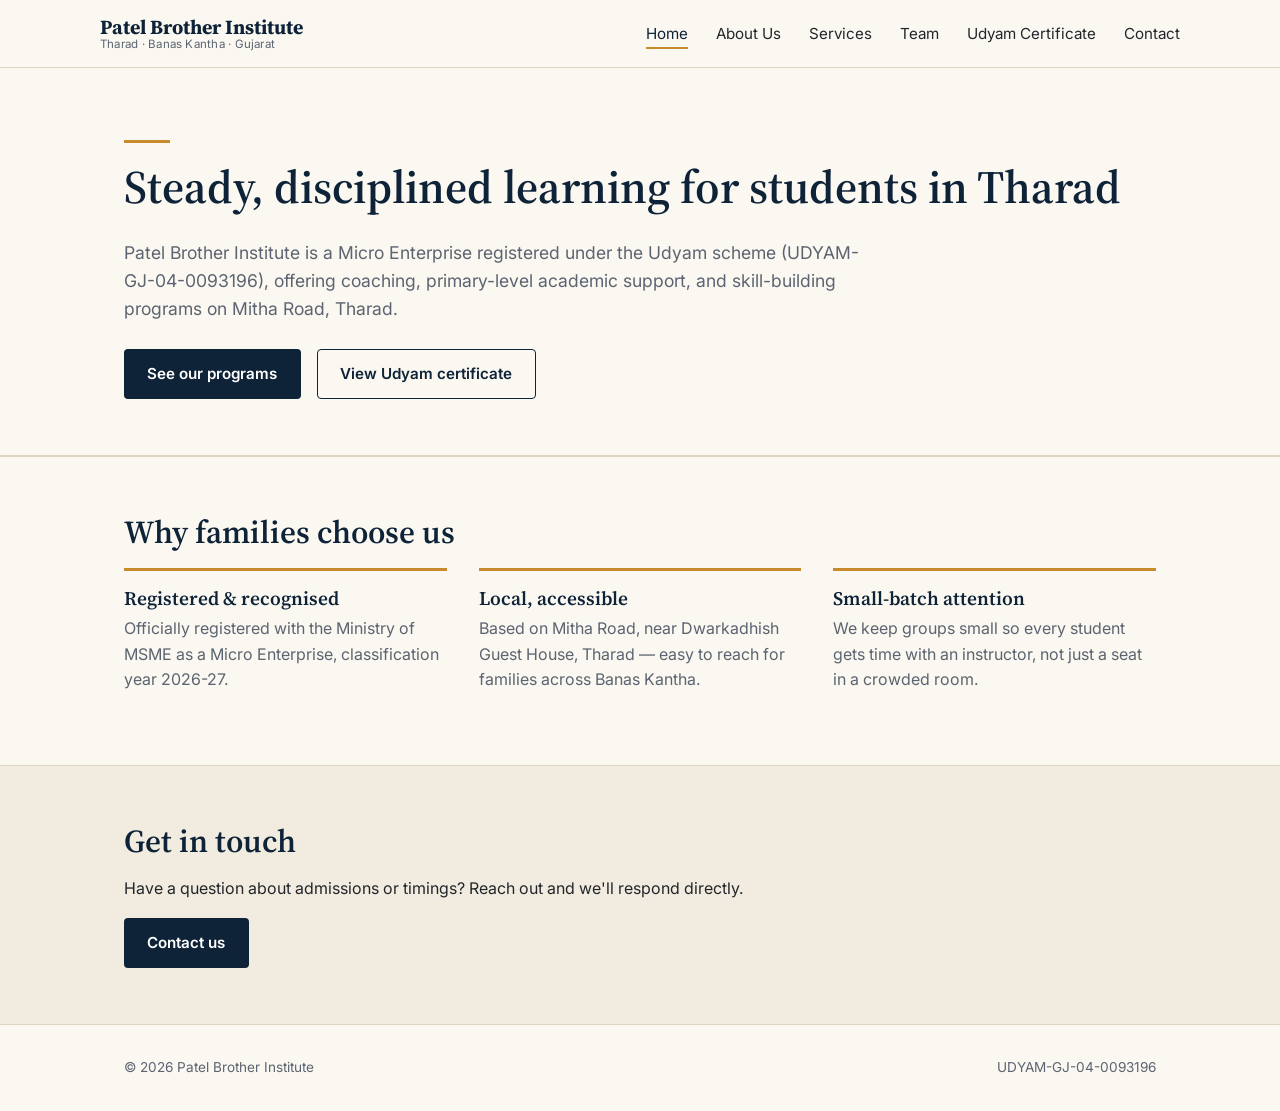
<file: index.html>
<!DOCTYPE html>
<html lang="en">
<head>
<meta charset="UTF-8">
<meta name="viewport" content="width=device-width, initial-scale=1">
<title>Patel Brother Institute | Tharad, Gujarat</title>
<link rel="stylesheet" href="css/style.css">
<link rel="preconnect" href="https://fonts.googleapis.com">
<link href="https://fonts.googleapis.com/css2?family=Source+Serif+4:wght@600;700&family=Inter:wght@400;500;600&display=swap" rel="stylesheet">
</head>
<body>

<header class="site-header">
  <div class="wrap nav-row">
    <a href="index.html" class="brand">
      <span class="name">Patel Brother Institute</span>
      <span class="tag">Tharad · Banas Kantha · Gujarat</span>
    </a>
    <button class="nav-toggle" aria-label="Toggle menu" aria-expanded="false">
      <span></span><span></span><span></span>
    </button>
    <nav class="main-nav">
      <ul>
        <li><a href="index.html">Home</a></li>
        <li><a href="about.html">About Us</a></li>
        <li><a href="services.html">Services</a></li>
        <li><a href="team.html">Team</a></li>
        <li><a href="udyam.html">Udyam Certificate</a></li>
        <li><a href="contact.html">Contact</a></li>
      </ul>
    </nav>
  </div>
</header>

<section class="hero">
  <div class="wrap">
    <div class="eyebrow-line"></div>
    <h1>Steady, disciplined learning for students in Tharad</h1>
    <p class="lede">Patel Brother Institute is a Micro Enterprise registered under the Udyam scheme (UDYAM-GJ-04-0093196), offering coaching, primary-level academic support, and skill-building programs on Mitha Road, Tharad.</p>
    <div class="actions">
      <a href="services.html" class="btn btn-primary">See our programs</a>
      <a href="udyam.html" class="btn btn-outline">View Udyam certificate</a>
    </div>
  </div>
</section>

<section>
  <div class="wrap">
    <h2>Why families choose us</h2>
    <div class="grid grid-3">
      <div class="item">
        <h3>Registered &amp; recognised</h3>
        <p>Officially registered with the Ministry of MSME as a Micro Enterprise, classification year 2026-27.</p>
      </div>
      <div class="item">
        <h3>Local, accessible</h3>
        <p>Based on Mitha Road, near Dwarkadhish Guest House, Tharad — easy to reach for families across Banas Kantha.</p>
      </div>
      <div class="item">
        <h3>Small-batch attention</h3>
        <p>We keep groups small so every student gets time with an instructor, not just a seat in a crowded room.</p>
      </div>
    </div>
  </div>
</section>

<section class="alt">
  <div class="wrap">
    <h2>Get in touch</h2>
    <p>Have a question about admissions or timings? Reach out and we'll respond directly.</p>
    <a href="contact.html" class="btn btn-primary">Contact us</a>
  </div>
</section>

<footer class="site-footer">
  <div class="wrap">
    <span>&copy; 2026 Patel Brother Institute</span>
    <span>UDYAM-GJ-04-0093196</span>
  </div>
</footer>

<script src="js/script.js"></script>
</body>
</html>
</file>
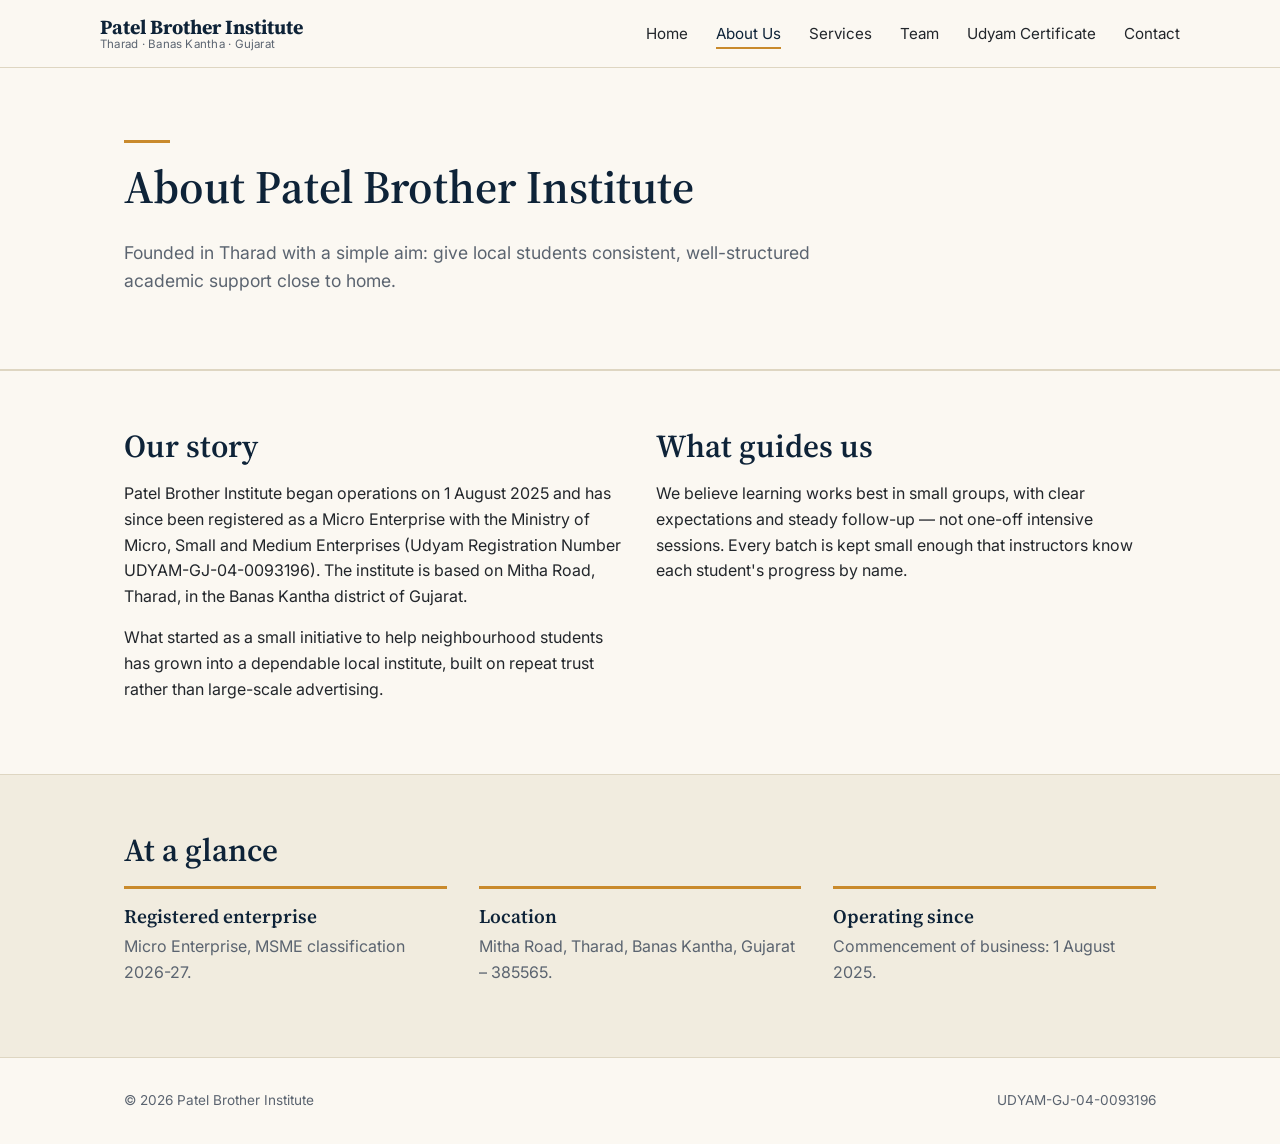
<file: about.html>
<!DOCTYPE html>
<html lang="en">
<head>
<meta charset="UTF-8">
<meta name="viewport" content="width=device-width, initial-scale=1">
<title>About Us | Patel Brother Institute</title>
<link rel="stylesheet" href="css/style.css">
<link rel="preconnect" href="https://fonts.googleapis.com">
<link href="https://fonts.googleapis.com/css2?family=Source+Serif+4:wght@600;700&family=Inter:wght@400;500;600&display=swap" rel="stylesheet">
</head>
<body>

<header class="site-header">
  <div class="wrap nav-row">
    <a href="index.html" class="brand">
      <span class="name">Patel Brother Institute</span>
      <span class="tag">Tharad · Banas Kantha · Gujarat</span>
    </a>
    <button class="nav-toggle" aria-label="Toggle menu" aria-expanded="false">
      <span></span><span></span><span></span>
    </button>
    <nav class="main-nav">
      <ul>
        <li><a href="index.html">Home</a></li>
        <li><a href="about.html">About Us</a></li>
        <li><a href="services.html">Services</a></li>
        <li><a href="team.html">Team</a></li>
        <li><a href="udyam.html">Udyam Certificate</a></li>
        <li><a href="contact.html">Contact</a></li>
      </ul>
    </nav>
  </div>
</header>

<section class="hero">
  <div class="wrap">
    <div class="eyebrow-line"></div>
    <h1>About Patel Brother Institute</h1>
    <p class="lede">Founded in Tharad with a simple aim: give local students consistent, well-structured academic support close to home.</p>
  </div>
</section>

<section>
  <div class="wrap">
    <div class="grid grid-2">
      <div>
        <h2>Our story</h2>
        <p>Patel Brother Institute began operations on 1 August 2025 and has since been registered as a Micro Enterprise with the Ministry of Micro, Small and Medium Enterprises (Udyam Registration Number UDYAM-GJ-04-0093196). The institute is based on Mitha Road, Tharad, in the Banas Kantha district of Gujarat.</p>
        <p>What started as a small initiative to help neighbourhood students has grown into a dependable local institute, built on repeat trust rather than large-scale advertising.</p>
      </div>
      <div>
        <h2>What guides us</h2>
        <p>We believe learning works best in small groups, with clear expectations and steady follow-up — not one-off intensive sessions. Every batch is kept small enough that instructors know each student's progress by name.</p>
      </div>
    </div>
  </div>
</section>

<section class="alt">
  <div class="wrap">
    <h2>At a glance</h2>
    <div class="grid grid-3">
      <div class="item">
        <h3>Registered enterprise</h3>
        <p>Micro Enterprise, MSME classification 2026-27.</p>
      </div>
      <div class="item">
        <h3>Location</h3>
        <p>Mitha Road, Tharad, Banas Kantha, Gujarat – 385565.</p>
      </div>
      <div class="item">
        <h3>Operating since</h3>
        <p>Commencement of business: 1 August 2025.</p>
      </div>
    </div>
  </div>
</section>

<footer class="site-footer">
  <div class="wrap">
    <span>&copy; 2026 Patel Brother Institute</span>
    <span>UDYAM-GJ-04-0093196</span>
  </div>
</footer>

<script src="js/script.js"></script>
</body>
</html>
</file>
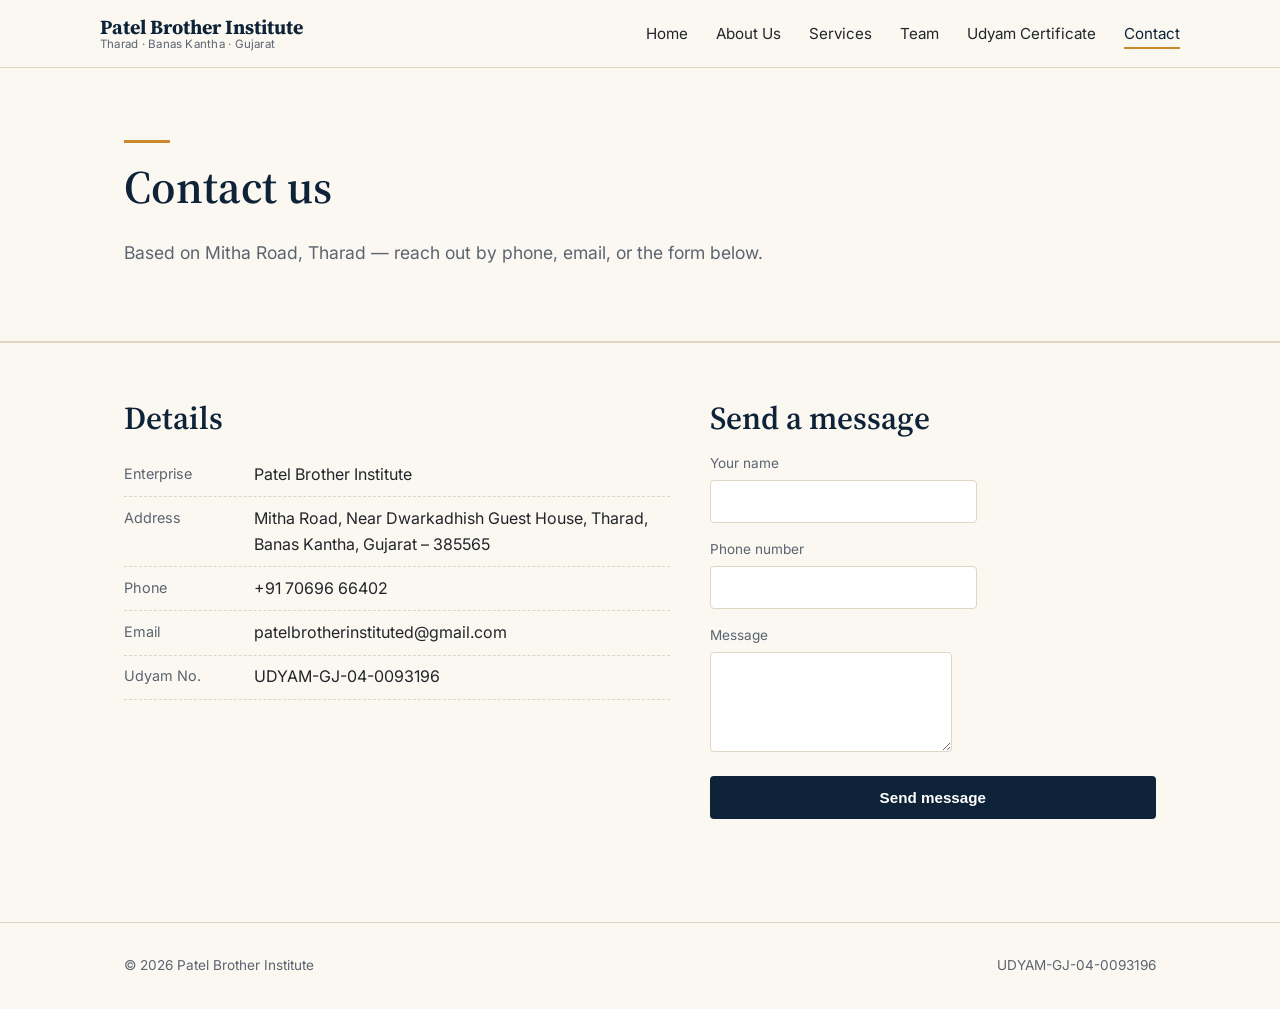
<file: contact.html>
<!DOCTYPE html>
<html lang="en">
<head>
<meta charset="UTF-8">
<meta name="viewport" content="width=device-width, initial-scale=1">
<title>Contact | Patel Brother Institute</title>
<link rel="stylesheet" href="css/style.css">
<link rel="preconnect" href="https://fonts.googleapis.com">
<link href="https://fonts.googleapis.com/css2?family=Source+Serif+4:wght@600;700&family=Inter:wght@400;500;600&display=swap" rel="stylesheet">
</head>
<body>

<header class="site-header">
  <div class="wrap nav-row">
    <a href="index.html" class="brand">
      <span class="name">Patel Brother Institute</span>
      <span class="tag">Tharad · Banas Kantha · Gujarat</span>
    </a>
    <button class="nav-toggle" aria-label="Toggle menu" aria-expanded="false">
      <span></span><span></span><span></span>
    </button>
    <nav class="main-nav">
      <ul>
        <li><a href="index.html">Home</a></li>
        <li><a href="about.html">About Us</a></li>
        <li><a href="services.html">Services</a></li>
        <li><a href="team.html">Team</a></li>
        <li><a href="udyam.html">Udyam Certificate</a></li>
        <li><a href="contact.html">Contact</a></li>
      </ul>
    </nav>
  </div>
</header>

<section class="hero">
  <div class="wrap">
    <div class="eyebrow-line"></div>
    <h1>Contact us</h1>
    <p class="lede">Based on Mitha Road, Tharad — reach out by phone, email, or the form below.</p>
  </div>
</section>

<section>
  <div class="wrap contact-grid">
    <div>
      <h2>Details</h2>
      <div class="field-line"><span class="label">Enterprise</span><span>Patel Brother Institute</span></div>
      <div class="field-line"><span class="label">Address</span><span>Mitha Road, Near Dwarkadhish Guest House, Tharad, Banas Kantha, Gujarat – 385565</span></div>
      <div class="field-line"><span class="label">Phone</span><span>+91 70696 66402</span></div>
      <div class="field-line"><span class="label">Email</span><span>patelbrotherinstituted@gmail.com</span></div>
      <div class="field-line"><span class="label">Udyam No.</span><span>UDYAM-GJ-04-0093196</span></div>
    </div>
    <div>
      <h2>Send a message</h2>
      <form class="contact-form">
        <div>
          <label for="name">Your name</label>
          <input type="text" id="name" name="name" required>
        </div>
        <div>
          <label for="phone">Phone number</label>
          <input type="tel" id="phone" name="phone">
        </div>
        <div>
          <label for="message">Message</label>
          <textarea id="message" name="message" rows="4" required></textarea>
        </div>
        <button type="submit" class="btn btn-primary">Send message</button>
        <p class="form-status" role="status"></p>
      </form>
    </div>
  </div>
</section>

<footer class="site-footer">
  <div class="wrap">
    <span>&copy; 2026 Patel Brother Institute</span>
    <span>UDYAM-GJ-04-0093196</span>
  </div>
</footer>

<script src="js/script.js"></script>
</body>
</html>
</file>
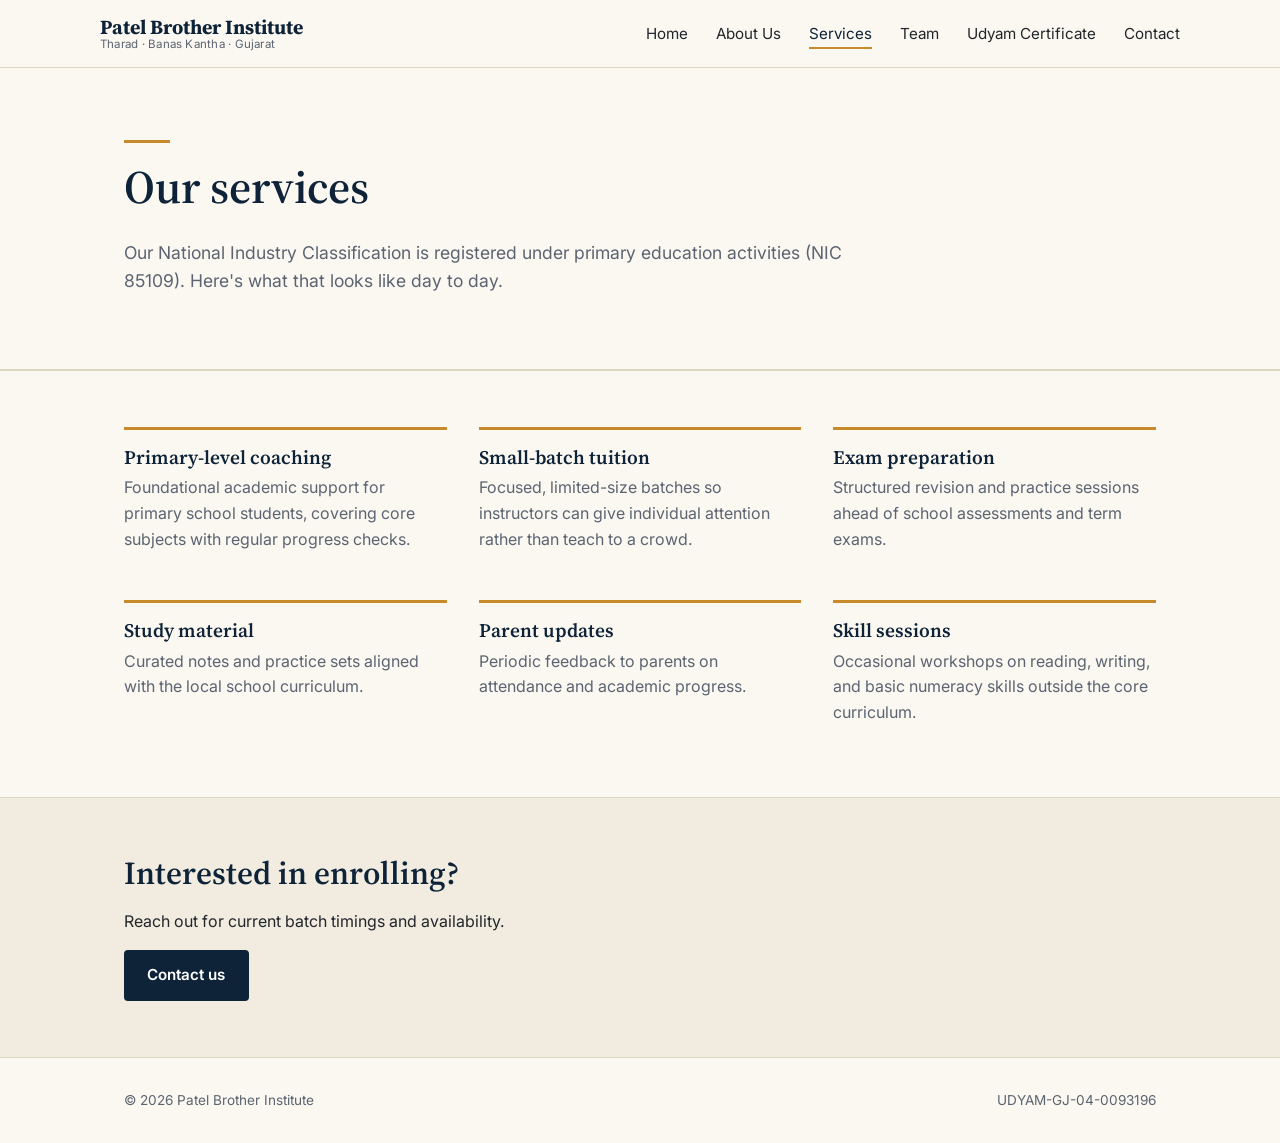
<file: services.html>
<!DOCTYPE html>
<html lang="en">
<head>
<meta charset="UTF-8">
<meta name="viewport" content="width=device-width, initial-scale=1">
<title>Services | Patel Brother Institute</title>
<link rel="stylesheet" href="css/style.css">
<link rel="preconnect" href="https://fonts.googleapis.com">
<link href="https://fonts.googleapis.com/css2?family=Source+Serif+4:wght@600;700&family=Inter:wght@400;500;600&display=swap" rel="stylesheet">
</head>
<body>

<header class="site-header">
  <div class="wrap nav-row">
    <a href="index.html" class="brand">
      <span class="name">Patel Brother Institute</span>
      <span class="tag">Tharad · Banas Kantha · Gujarat</span>
    </a>
    <button class="nav-toggle" aria-label="Toggle menu" aria-expanded="false">
      <span></span><span></span><span></span>
    </button>
    <nav class="main-nav">
      <ul>
        <li><a href="index.html">Home</a></li>
        <li><a href="about.html">About Us</a></li>
        <li><a href="services.html">Services</a></li>
        <li><a href="team.html">Team</a></li>
        <li><a href="udyam.html">Udyam Certificate</a></li>
        <li><a href="contact.html">Contact</a></li>
      </ul>
    </nav>
  </div>
</header>

<section class="hero">
  <div class="wrap">
    <div class="eyebrow-line"></div>
    <h1>Our services</h1>
    <p class="lede">Our National Industry Classification is registered under primary education activities (NIC 85109). Here's what that looks like day to day.</p>
  </div>
</section>

<section>
  <div class="wrap">
    <div class="grid grid-3">
      <div class="item">
        <h3>Primary-level coaching</h3>
        <p>Foundational academic support for primary school students, covering core subjects with regular progress checks.</p>
      </div>
      <div class="item">
        <h3>Small-batch tuition</h3>
        <p>Focused, limited-size batches so instructors can give individual attention rather than teach to a crowd.</p>
      </div>
      <div class="item">
        <h3>Exam preparation</h3>
        <p>Structured revision and practice sessions ahead of school assessments and term exams.</p>
      </div>
      <div class="item">
        <h3>Study material</h3>
        <p>Curated notes and practice sets aligned with the local school curriculum.</p>
      </div>
      <div class="item">
        <h3>Parent updates</h3>
        <p>Periodic feedback to parents on attendance and academic progress.</p>
      </div>
      <div class="item">
        <h3>Skill sessions</h3>
        <p>Occasional workshops on reading, writing, and basic numeracy skills outside the core curriculum.</p>
      </div>
    </div>
  </div>
</section>

<section class="alt">
  <div class="wrap">
    <h2>Interested in enrolling?</h2>
    <p>Reach out for current batch timings and availability.</p>
    <a href="contact.html" class="btn btn-primary">Contact us</a>
  </div>
</section>

<footer class="site-footer">
  <div class="wrap">
    <span>&copy; 2026 Patel Brother Institute</span>
    <span>UDYAM-GJ-04-0093196</span>
  </div>
</footer>

<script src="js/script.js"></script>
</body>
</html>
</file>
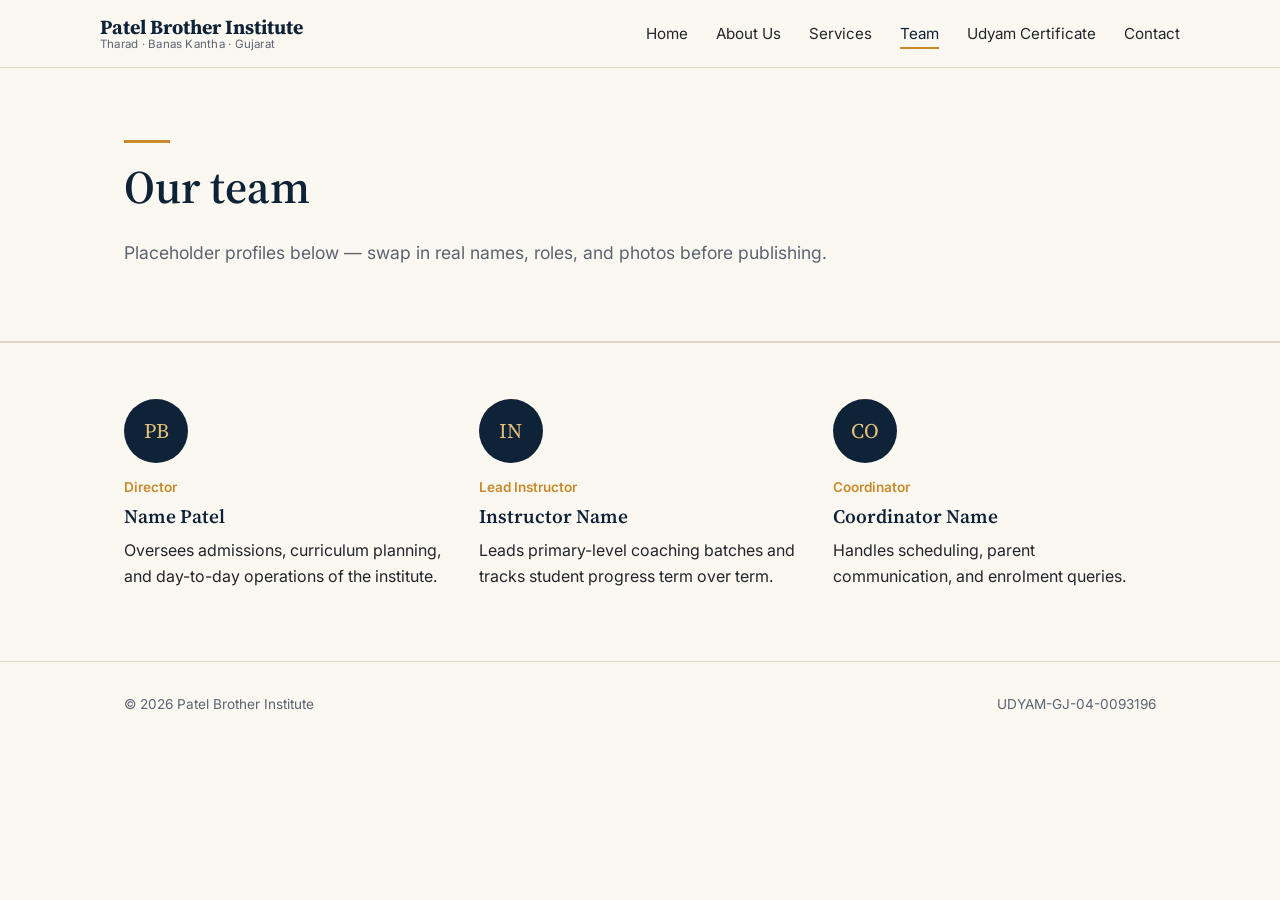
<file: team.html>
<!DOCTYPE html>
<html lang="en">
<head>
<meta charset="UTF-8">
<meta name="viewport" content="width=device-width, initial-scale=1">
<title>Team | Patel Brother Institute</title>
<link rel="stylesheet" href="css/style.css">
<link rel="preconnect" href="https://fonts.googleapis.com">
<link href="https://fonts.googleapis.com/css2?family=Source+Serif+4:wght@600;700&family=Inter:wght@400;500;600&display=swap" rel="stylesheet">
</head>
<body>

<header class="site-header">
  <div class="wrap nav-row">
    <a href="index.html" class="brand">
      <span class="name">Patel Brother Institute</span>
      <span class="tag">Tharad · Banas Kantha · Gujarat</span>
    </a>
    <button class="nav-toggle" aria-label="Toggle menu" aria-expanded="false">
      <span></span><span></span><span></span>
    </button>
    <nav class="main-nav">
      <ul>
        <li><a href="index.html">Home</a></li>
        <li><a href="about.html">About Us</a></li>
        <li><a href="services.html">Services</a></li>
        <li><a href="team.html">Team</a></li>
        <li><a href="udyam.html">Udyam Certificate</a></li>
        <li><a href="contact.html">Contact</a></li>
      </ul>
    </nav>
  </div>
</header>

<section class="hero">
  <div class="wrap">
    <div class="eyebrow-line"></div>
    <h1>Our team</h1>
    <p class="lede">Placeholder profiles below — swap in real names, roles, and photos before publishing.</p>
  </div>
</section>

<section>
  <div class="wrap">
    <div class="grid grid-3">
      <div class="person">
        <div class="avatar">PB</div>
        <div class="role">Director</div>
        <h3>Name Patel</h3>
        <p>Oversees admissions, curriculum planning, and day-to-day operations of the institute.</p>
      </div>
      <div class="person">
        <div class="avatar">IN</div>
        <div class="role">Lead Instructor</div>
        <h3>Instructor Name</h3>
        <p>Leads primary-level coaching batches and tracks student progress term over term.</p>
      </div>
      <div class="person">
        <div class="avatar">CO</div>
        <div class="role">Coordinator</div>
        <h3>Coordinator Name</h3>
        <p>Handles scheduling, parent communication, and enrolment queries.</p>
      </div>
    </div>
  </div>
</section>

<footer class="site-footer">
  <div class="wrap">
    <span>&copy; 2026 Patel Brother Institute</span>
    <span>UDYAM-GJ-04-0093196</span>
  </div>
</footer>

<script src="js/script.js"></script>
</body>
</html>
</file>
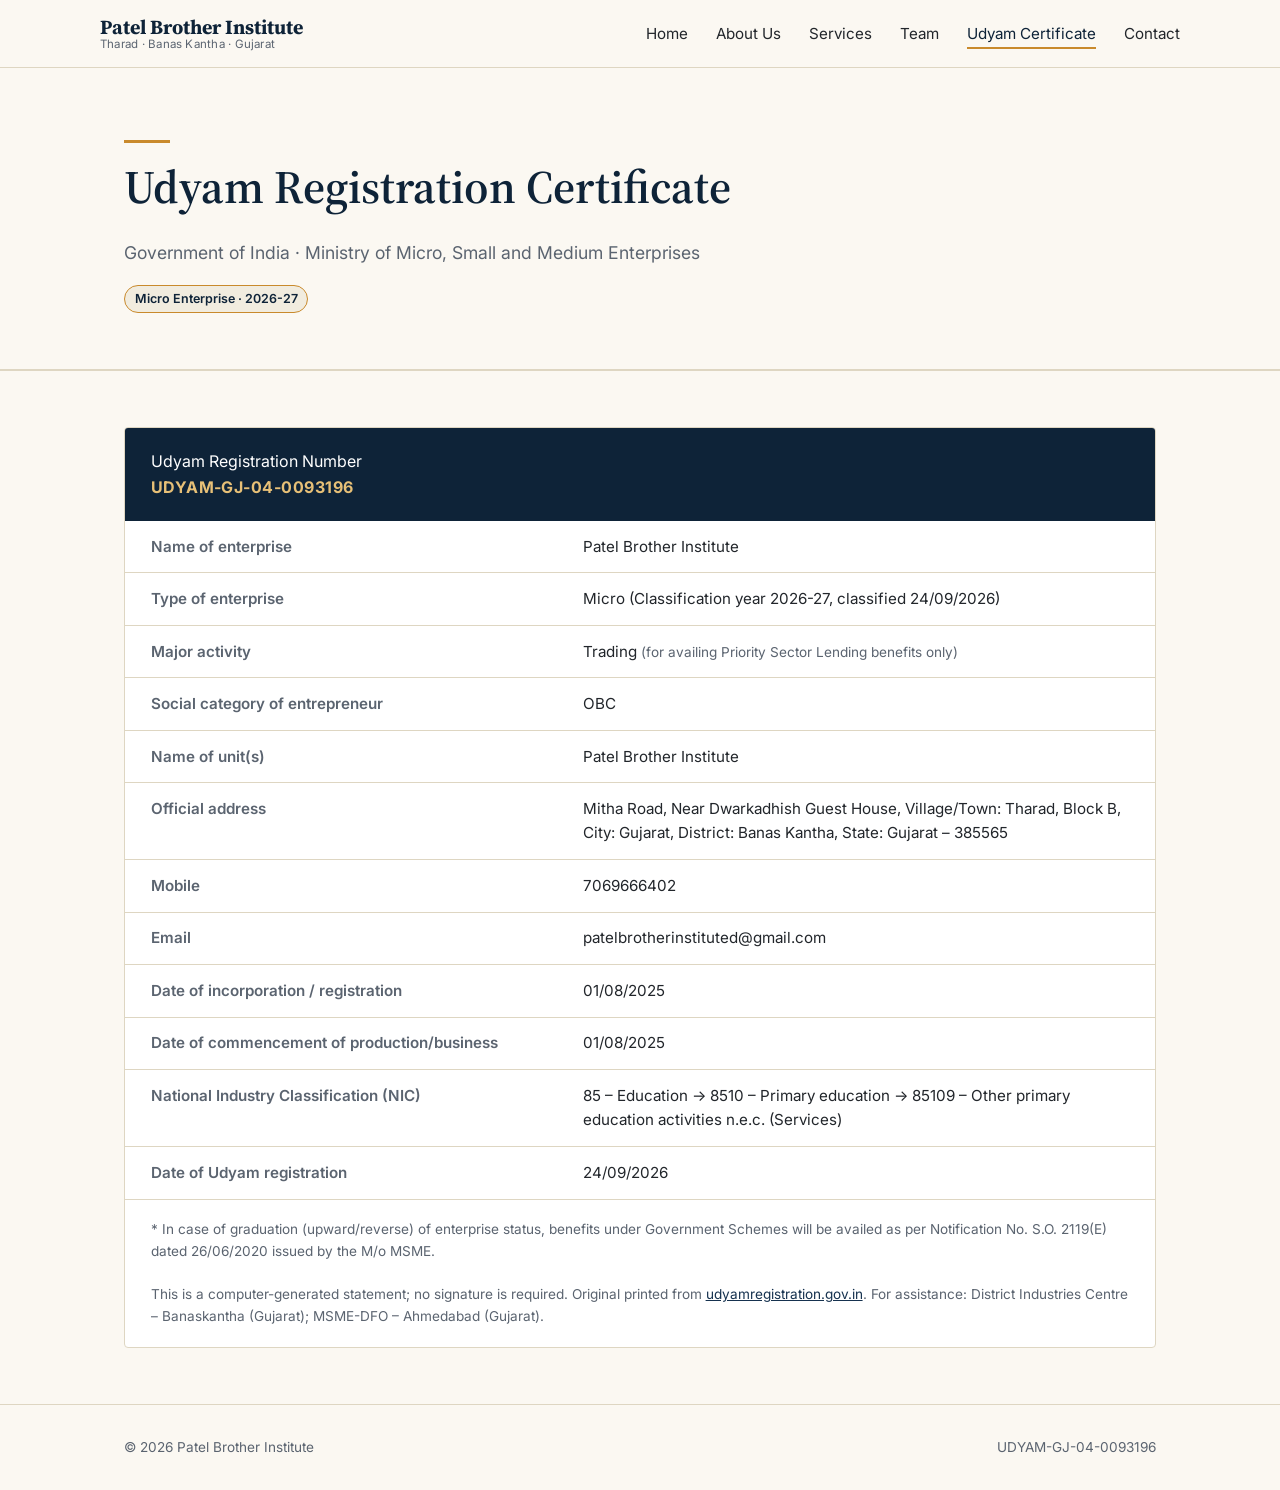
<file: udyam.html>
<!DOCTYPE html>
<html lang="en">
<head>
<meta charset="UTF-8">
<meta name="viewport" content="width=device-width, initial-scale=1">
<title>Udyam Registration Certificate | Patel Brother Institute</title>
<link rel="stylesheet" href="css/style.css">
<link rel="preconnect" href="https://fonts.googleapis.com">
<link href="https://fonts.googleapis.com/css2?family=Source+Serif+4:wght@600;700&family=Inter:wght@400;500;600&display=swap" rel="stylesheet">
</head>
<body>

<header class="site-header">
  <div class="wrap nav-row">
    <a href="index.html" class="brand">
      <span class="name">Patel Brother Institute</span>
      <span class="tag">Tharad · Banas Kantha · Gujarat</span>
    </a>
    <button class="nav-toggle" aria-label="Toggle menu" aria-expanded="false">
      <span></span><span></span><span></span>
    </button>
    <nav class="main-nav">
      <ul>
        <li><a href="index.html">Home</a></li>
        <li><a href="about.html">About Us</a></li>
        <li><a href="services.html">Services</a></li>
        <li><a href="team.html">Team</a></li>
        <li><a href="udyam.html">Udyam Certificate</a></li>
        <li><a href="contact.html">Contact</a></li>
      </ul>
    </nav>
  </div>
</header>

<section class="hero">
  <div class="wrap">
    <div class="eyebrow-line"></div>
    <h1>Udyam Registration Certificate</h1>
    <p class="lede">Government of India · Ministry of Micro, Small and Medium Enterprises</p>
    <span class="badge">Micro Enterprise · 2026-27</span>
  </div>
</section>

<section>
  <div class="wrap">
    <div class="cert-card">
      <div class="cert-head">
        <div>Udyam Registration Number</div>
        <div class="no">UDYAM-GJ-04-0093196</div>
      </div>
      <table class="cert-table">
        <tr><th>Name of enterprise</th><td>Patel Brother Institute</td></tr>
        <tr><th>Type of enterprise</th><td>Micro (Classification year 2026-27, classified 24/09/2026)</td></tr>
        <tr><th>Major activity</th><td>Trading <span style="color:var(--ink-muted); font-size:.85rem;">(for availing Priority Sector Lending benefits only)</span></td></tr>
        <tr><th>Social category of entrepreneur</th><td>OBC</td></tr>
        <tr><th>Name of unit(s)</th><td>Patel Brother Institute</td></tr>
        <tr><th>Official address</th><td>Mitha Road, Near Dwarkadhish Guest House, Village/Town: Tharad, Block B, City: Gujarat, District: Banas Kantha, State: Gujarat – 385565</td></tr>
        <tr><th>Mobile</th><td>7069666402</td></tr>
        <tr><th>Email</th><td>patelbrotherinstituted@gmail.com</td></tr>
        <tr><th>Date of incorporation / registration</th><td>01/08/2025</td></tr>
        <tr><th>Date of commencement of production/business</th><td>01/08/2025</td></tr>
        <tr><th>National Industry Classification (NIC)</th><td>85 – Education → 8510 – Primary education → 85109 – Other primary education activities n.e.c. (Services)</td></tr>
        <tr><th>Date of Udyam registration</th><td>24/09/2026</td></tr>
      </table>
      <div class="cert-note">
        * In case of graduation (upward/reverse) of enterprise status, benefits under Government Schemes will be availed as per Notification No. S.O. 2119(E) dated 26/06/2020 issued by the M/o MSME.<br><br>
        This is a computer-generated statement; no signature is required. Original printed from
        <a href="https://udyamregistration.gov.in" target="_blank" rel="noopener">udyamregistration.gov.in</a>.
        For assistance: District Industries Centre – Banaskantha (Gujarat); MSME-DFO – Ahmedabad (Gujarat).
      </div>
    </div>
  </div>
</section>

<footer class="site-footer">
  <div class="wrap">
    <span>&copy; 2026 Patel Brother Institute</span>
    <span>UDYAM-GJ-04-0093196</span>
  </div>
</footer>

<script src="js/script.js"></script>
</body>
</html>
</file>
<file: css/style.css>
/* ===== Patel Brother Institute — shared styles ===== */

:root{
  --paper: #FBF8F2;
  --paper-dim: #F1ECDF;
  --navy: #16324F;
  --navy-deep: #0E2338;
  --gold: #C98A2C;
  --gold-soft: #E7C077;
  --ink: #22262B;
  --ink-muted: #5B6470;
  --line: #DED6C2;
  --radius: 4px;
  --maxw: 1080px;
}

*{ box-sizing: border-box; }

html{ scroll-behavior: smooth; }

body{
  margin:0;
  background: var(--paper);
  color: var(--ink);
  font-family: "Inter", -apple-system, BlinkMacSystemFont, sans-serif;
  line-height: 1.6;
}

h1,h2,h3{
  font-family: "Source Serif 4", Georgia, serif;
  color: var(--navy-deep);
  line-height: 1.2;
  margin: 0 0 .5em;
}

h1{ font-size: clamp(2rem, 4vw, 2.9rem); font-weight: 600; }
h2{ font-size: clamp(1.5rem, 2.6vw, 2rem); font-weight: 600; }
h3{ font-size: 1.2rem; font-weight: 600; }

p{ margin: 0 0 1em; max-width: 68ch; color: var(--ink); }
p.lede{ font-size: 1.1rem; color: var(--ink-muted); }

a{ color: var(--navy); }

.wrap{
  max-width: var(--maxw);
  margin: 0 auto;
  padding: 0 1.5rem;
}

/* ---- Header / Nav ---- */
header.site-header{
  background: var(--paper);
  border-bottom: 1px solid var(--line);
  position: sticky;
  top: 0;
  z-index: 50;
}

.nav-row{
  display:flex;
  align-items:center;
  justify-content:space-between;
  padding: 1rem 0;
}

.brand{
  display:flex;
  flex-direction: column;
  text-decoration:none;
  line-height:1.1;
}
.brand .name{
  font-family:"Source Serif 4", serif;
  font-weight:700;
  font-size:1.25rem;
  color: var(--navy-deep);
}
.brand .tag{
  font-size:.72rem;
  color: var(--ink-muted);
  letter-spacing:.02em;
}

nav.main-nav ul{
  list-style:none;
  display:flex;
  gap: 1.75rem;
  margin:0; padding:0;
}
nav.main-nav a{
  text-decoration:none;
  color: var(--ink);
  font-size: .95rem;
  padding: .3rem 0;
  border-bottom: 2px solid transparent;
}
nav.main-nav a:hover,
nav.main-nav a.active{
  color: var(--navy-deep);
  border-bottom-color: var(--gold);
}

.nav-toggle{
  display:none;
  background:none;
  border: 1px solid var(--line);
  border-radius: var(--radius);
  padding: .4rem .6rem;
  cursor:pointer;
}
.nav-toggle span{
  display:block;
  width:20px; height:2px;
  background: var(--navy-deep);
  margin: 4px 0;
}

@media (max-width: 760px){
  nav.main-nav{
    display:none;
    width:100%;
  }
  nav.main-nav.open{ display:block; }
  nav.main-nav ul{
    flex-direction:column;
    gap: 0;
    padding: .5rem 0 1rem;
  }
  nav.main-nav a{
    display:block;
    padding: .6rem 0;
    border-bottom: 1px solid var(--line);
  }
  .nav-toggle{ display:block; }
}

/* ---- Hero ---- */
.hero{
  padding: 4.5rem 0 3.5rem;
  border-bottom: 1px solid var(--line);
}
.hero .eyebrow-line{
  width: 46px; height: 3px; background: var(--gold);
  margin-bottom: 1.1rem;
}
.hero .actions{ margin-top: 1.6rem; display:flex; gap: 1rem; flex-wrap:wrap; }

.btn{
  display:inline-block;
  text-decoration:none;
  padding: .75rem 1.4rem;
  border-radius: var(--radius);
  font-size: .95rem;
  font-weight: 600;
  border: 1px solid transparent;
}
.btn-primary{ background: var(--navy-deep); color: #fff; }
.btn-primary:hover{ background: var(--navy); }
.btn-outline{ border-color: var(--navy-deep); color: var(--navy-deep); }
.btn-outline:hover{ background: var(--paper-dim); }

/* ---- Sections ---- */
section{ padding: 3.5rem 0; }
section.alt{ background: var(--paper-dim); }
section + section{ border-top: 1px solid var(--line); }

.grid{
  display:grid;
  gap: 2rem;
}
.grid-3{ grid-template-columns: repeat(3, 1fr); }
.grid-2{ grid-template-columns: repeat(2, 1fr); }
@media (max-width: 760px){
  .grid-3, .grid-2{ grid-template-columns: 1fr; }
}

.item{
  border-top: 3px solid var(--gold);
  padding-top: 1rem;
}
.item h3{ margin-bottom:.4rem; }
.item p{ color: var(--ink-muted); }

.person{ text-align:left; }
.person .avatar{
  width:64px; height:64px;
  border-radius: 50%;
  background: var(--navy-deep);
  color: var(--gold-soft);
  display:flex; align-items:center; justify-content:center;
  font-family:"Source Serif 4", serif;
  font-size:1.3rem;
  margin-bottom: .9rem;
}
.person .role{ color: var(--gold); font-size:.85rem; font-weight:600; margin-bottom:.4rem; }

/* ---- Certificate ---- */
.cert-card{
  border: 1px solid var(--line);
  background: #fff;
  border-radius: var(--radius);
  overflow:hidden;
}
.cert-card .cert-head{
  background: var(--navy-deep);
  color: #fff;
  padding: 1.3rem 1.6rem;
}
.cert-card .cert-head .no{
  color: var(--gold-soft);
  font-weight:700;
  letter-spacing:.03em;
}
.cert-table{
  width:100%;
  border-collapse: collapse;
}
.cert-table tr{ border-bottom: 1px solid var(--line); }
.cert-table tr:last-child{ border-bottom:none; }
.cert-table th, .cert-table td{
  text-align:left;
  padding: .85rem 1.6rem;
  vertical-align: top;
  font-size: .95rem;
}
.cert-table th{
  width: 42%;
  color: var(--ink-muted);
  font-weight:600;
}
.badge{
  display:inline-block;
  background: var(--paper-dim);
  border: 1px solid var(--gold);
  color: var(--navy-deep);
  font-size: .78rem;
  font-weight:600;
  padding: .2rem .6rem;
  border-radius: 999px;
}
.cert-note{
  font-size: .85rem;
  color: var(--ink-muted);
  padding: 1.2rem 1.6rem;
  border-top: 1px solid var(--line);
}

/* ---- Contact ---- */
.contact-grid{ display:grid; grid-template-columns: 1.1fr .9fr; gap: 2.5rem; }
@media (max-width:760px){ .contact-grid{ grid-template-columns:1fr; } }
.field-line{ display:flex; gap:.6rem; padding: .55rem 0; border-bottom: 1px dashed var(--line); }
.field-line .label{ width: 120px; color: var(--ink-muted); font-size:.9rem; flex-shrink:0; }

form.contact-form{ display:flex; flex-direction:column; gap: 1rem; }
form.contact-form input,
form.contact-form textarea{
  font-family: inherit;
  font-size: .95rem;
  padding: .7rem .8rem;
  border: 1px solid var(--line);
  border-radius: var(--radius);
  background: #fff;
  color: var(--ink);
}
form.contact-form label{ font-size:.85rem; color: var(--ink-muted); margin-bottom:.3rem; display:block; }
.form-status{ font-size:.9rem; color: var(--navy); min-height: 1.2em; }

/* ---- Footer ---- */
footer.site-footer{
  border-top: 1px solid var(--line);
  padding: 2rem 0;
  color: var(--ink-muted);
  font-size: .85rem;
}
footer.site-footer .wrap{
  display:flex;
  justify-content:space-between;
  flex-wrap:wrap;
  gap: .6rem;
}

:where(a, button):focus-visible{
  outline: 2px solid var(--gold);
  outline-offset: 2px;
}

@media (prefers-reduced-motion: reduce){
  html{ scroll-behavior:auto; }
}
</file>
